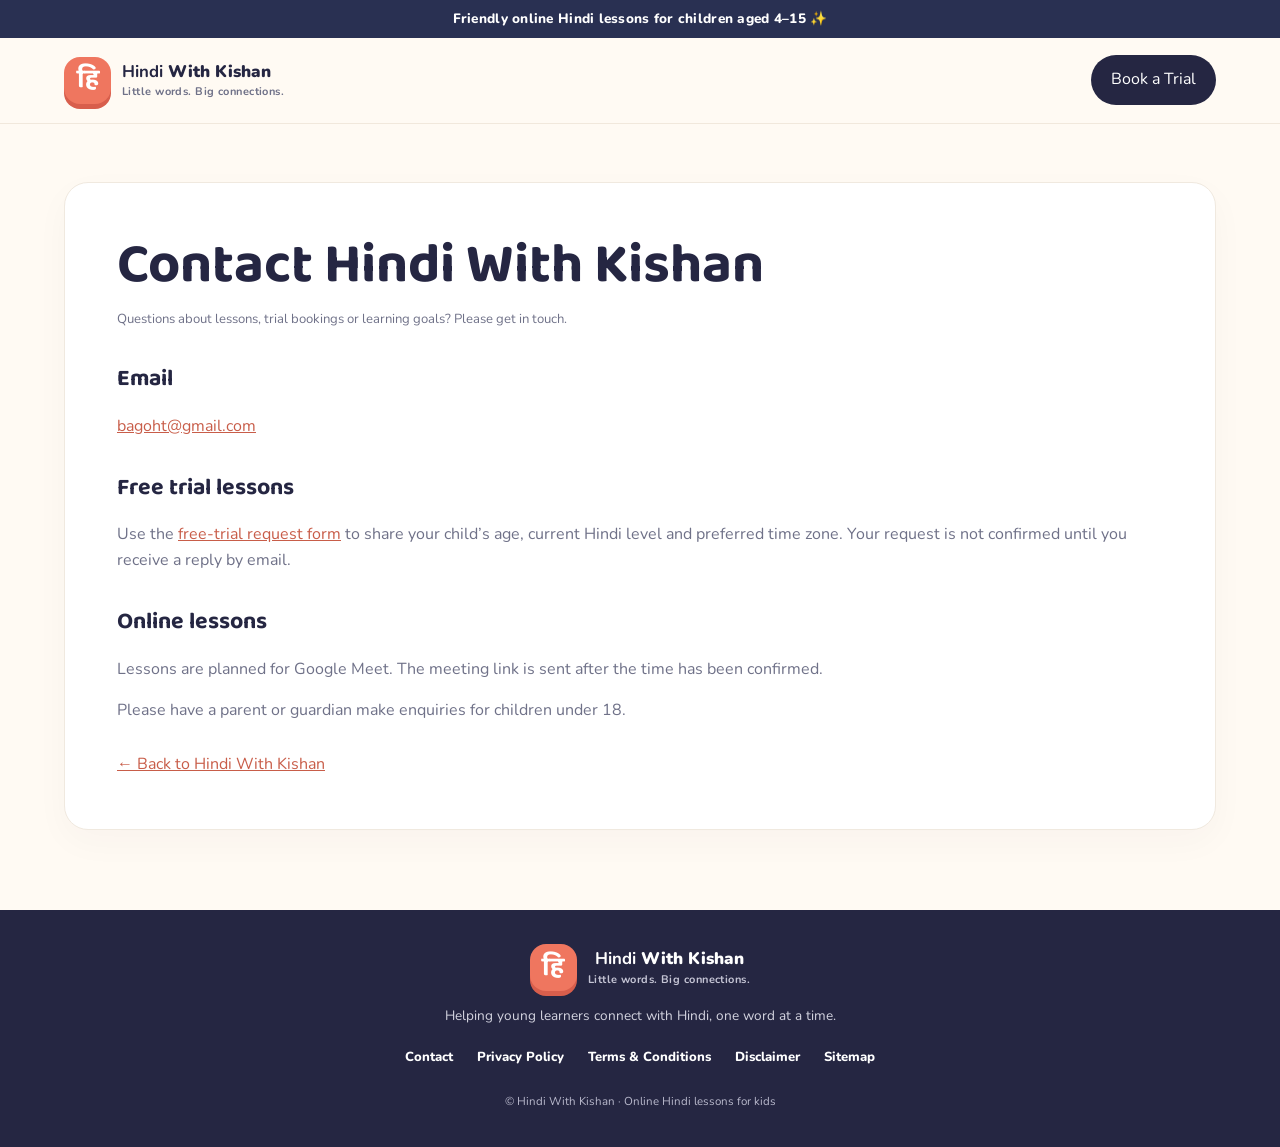
<file: contact.html>
<!DOCTYPE html><html lang="en"><head><meta charset="UTF-8"><meta name="viewport" content="width=device-width, initial-scale=1.0"><meta name="robots" content="index,follow"><link rel="stylesheet" href="style.css"><link rel="preconnect" href="https://fonts.googleapis.com"><link rel="preconnect" href="https://fonts.gstatic.com" crossorigin><link href="https://fonts.googleapis.com/css2?family=Baloo+2:wght@400;500;600;700;800&family=Nunito:wght@400;500;600;700;800;900&display=swap" rel="stylesheet"><title>Contact | Hindi With Kishan</title><meta name="description" content="Contact | Hindi With Kishan for Hindi With Kishan online Hindi lessons."></head><body><div class="top-strip">Friendly online Hindi lessons for children aged 4–15 ✨</div><header class="site-header"><a class="brand" href="index.html"><span class="brand-mark">हि</span><span>Hindi <b>With Kishan</b><small>Little words. Big connections.</small></span></a><a class="nav-cta" href="index.html#contact">Book a Trial</a></header><main class="policy-page"><div class="section-wrap"><article class="policy-card"><h1>Contact Hindi With Kishan</h1><p class="policy-updated">Questions about lessons, trial bookings or learning goals? Please get in touch.</p><h2>Email</h2><p><a href="mailto:bagoht@gmail.com">bagoht@gmail.com</a></p><h2>Free trial lessons</h2><p>Use the <a href="index.html#contact">free-trial request form</a> to share your child’s age, current Hindi level and preferred time zone. Your request is not confirmed until you receive a reply by email.</p><h2>Online lessons</h2><p>Lessons are planned for Google Meet. The meeting link is sent after the time has been confirmed.</p><p>Please have a parent or guardian make enquiries for children under 18.</p><div class="policy-home"><a href="index.html">← Back to Hindi With Kishan</a></div></article></div></main><footer class="site-footer"><a class="brand footer-brand" href="index.html"><span class="brand-mark">हि</span><span>Hindi <b>With Kishan</b><small>Little words. Big connections.</small></span></a><p>Helping young learners connect with Hindi, one word at a time.</p><div class="footer-links"><a href="contact.html">Contact</a><a href="privacy-policy.html">Privacy Policy</a><a href="terms.html">Terms &amp; Conditions</a><a href="disclaimer.html">Disclaimer</a><a href="sitemap.html">Sitemap</a></div><small>© Hindi With Kishan · Online Hindi lessons for kids</small></footer></body></html>
</file>
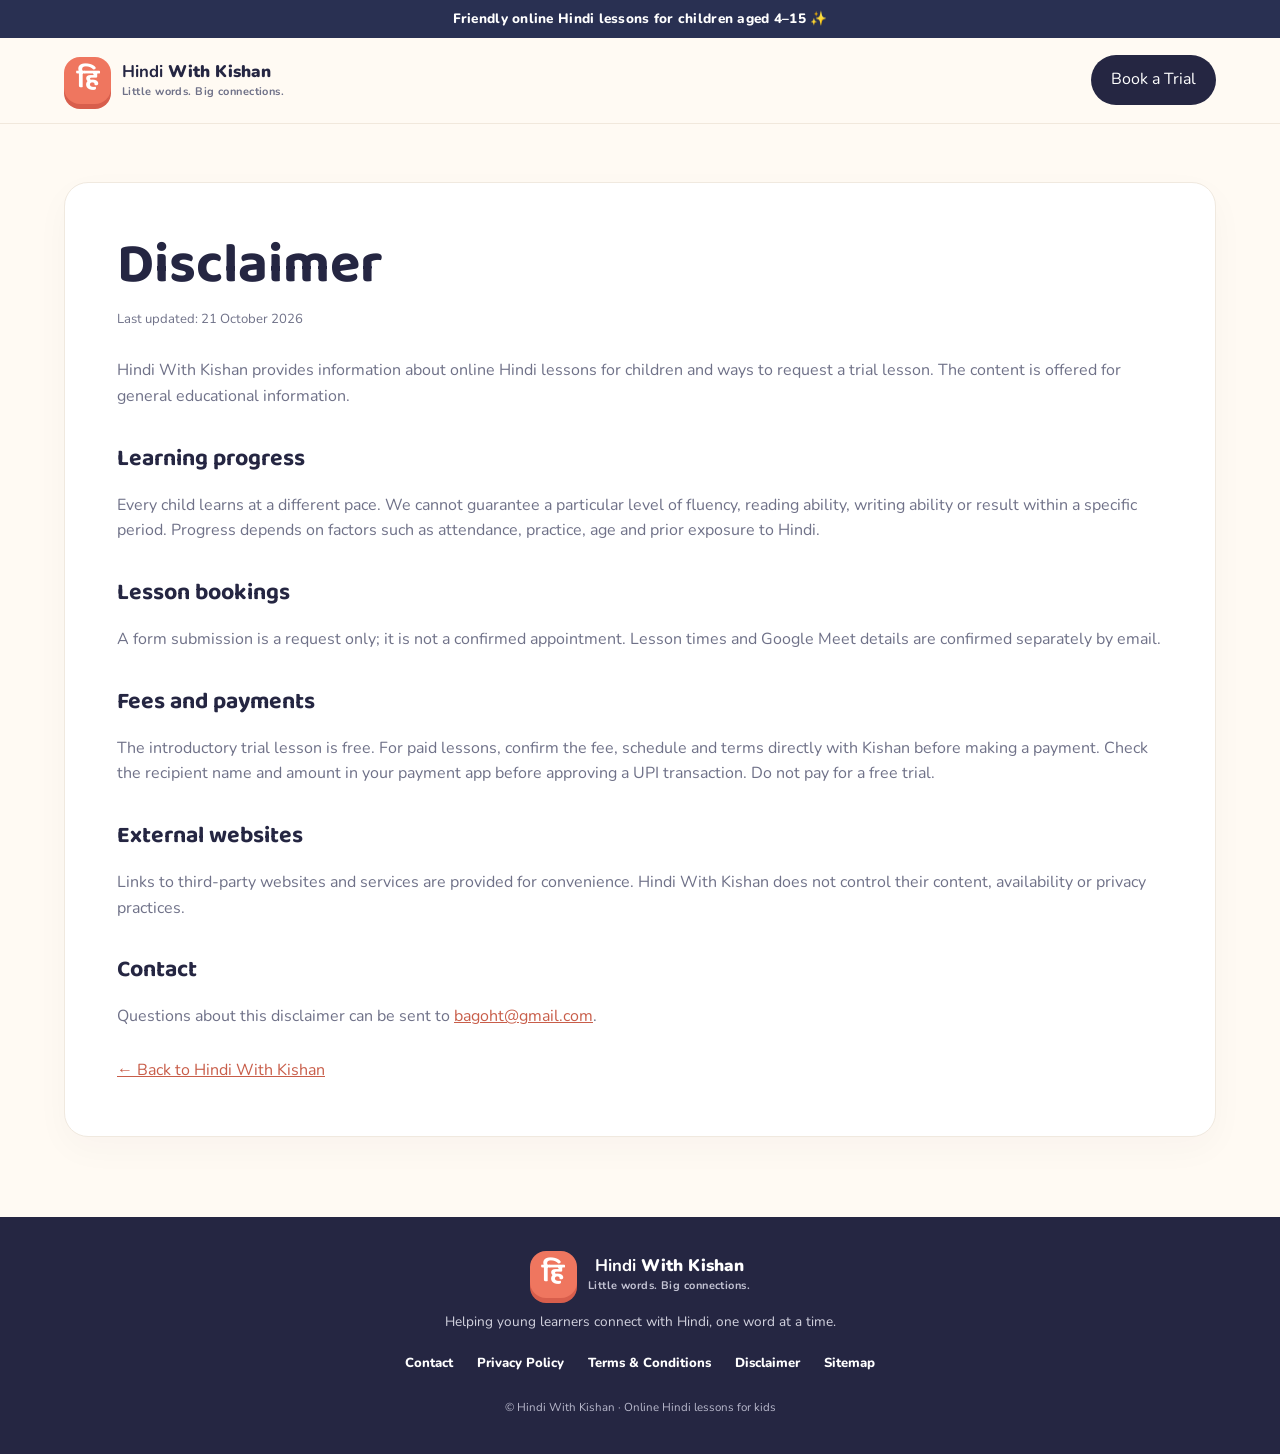
<file: disclaimer.html>
<!DOCTYPE html><html lang="en"><head><meta charset="UTF-8"><meta name="viewport" content="width=device-width, initial-scale=1.0"><meta name="robots" content="index,follow"><link rel="stylesheet" href="style.css"><link rel="preconnect" href="https://fonts.googleapis.com"><link rel="preconnect" href="https://fonts.gstatic.com" crossorigin><link href="https://fonts.googleapis.com/css2?family=Baloo+2:wght@400;500;600;700;800&family=Nunito:wght@400;500;600;700;800;900&display=swap" rel="stylesheet"><title>Disclaimer | Hindi With Kishan</title><meta name="description" content="Disclaimer | Hindi With Kishan for Hindi With Kishan online Hindi lessons."></head><body><div class="top-strip">Friendly online Hindi lessons for children aged 4–15 ✨</div><header class="site-header"><a class="brand" href="index.html"><span class="brand-mark">हि</span><span>Hindi <b>With Kishan</b><small>Little words. Big connections.</small></span></a><a class="nav-cta" href="index.html#contact">Book a Trial</a></header><main class="policy-page"><div class="section-wrap"><article class="policy-card"><h1>Disclaimer</h1><p class="policy-updated">Last updated: 21 October 2026</p><p>Hindi With Kishan provides information about online Hindi lessons for children and ways to request a trial lesson. The content is offered for general educational information.</p><h2>Learning progress</h2><p>Every child learns at a different pace. We cannot guarantee a particular level of fluency, reading ability, writing ability or result within a specific period. Progress depends on factors such as attendance, practice, age and prior exposure to Hindi.</p><h2>Lesson bookings</h2><p>A form submission is a request only; it is not a confirmed appointment. Lesson times and Google Meet details are confirmed separately by email.</p><h2>Fees and payments</h2><p>The introductory trial lesson is free. For paid lessons, confirm the fee, schedule and terms directly with Kishan before making a payment. Check the recipient name and amount in your payment app before approving a UPI transaction. Do not pay for a free trial.</p><h2>External websites</h2><p>Links to third-party websites and services are provided for convenience. Hindi With Kishan does not control their content, availability or privacy practices.</p><h2>Contact</h2><p>Questions about this disclaimer can be sent to <a href="mailto:bagoht@gmail.com">bagoht@gmail.com</a>.</p><div class="policy-home"><a href="index.html">← Back to Hindi With Kishan</a></div></article></div></main><footer class="site-footer"><a class="brand footer-brand" href="index.html"><span class="brand-mark">हि</span><span>Hindi <b>With Kishan</b><small>Little words. Big connections.</small></span></a><p>Helping young learners connect with Hindi, one word at a time.</p><div class="footer-links"><a href="contact.html">Contact</a><a href="privacy-policy.html">Privacy Policy</a><a href="terms.html">Terms &amp; Conditions</a><a href="disclaimer.html">Disclaimer</a><a href="sitemap.html">Sitemap</a></div><small>© Hindi With Kishan · Online Hindi lessons for kids</small></footer></body></html>
</file>
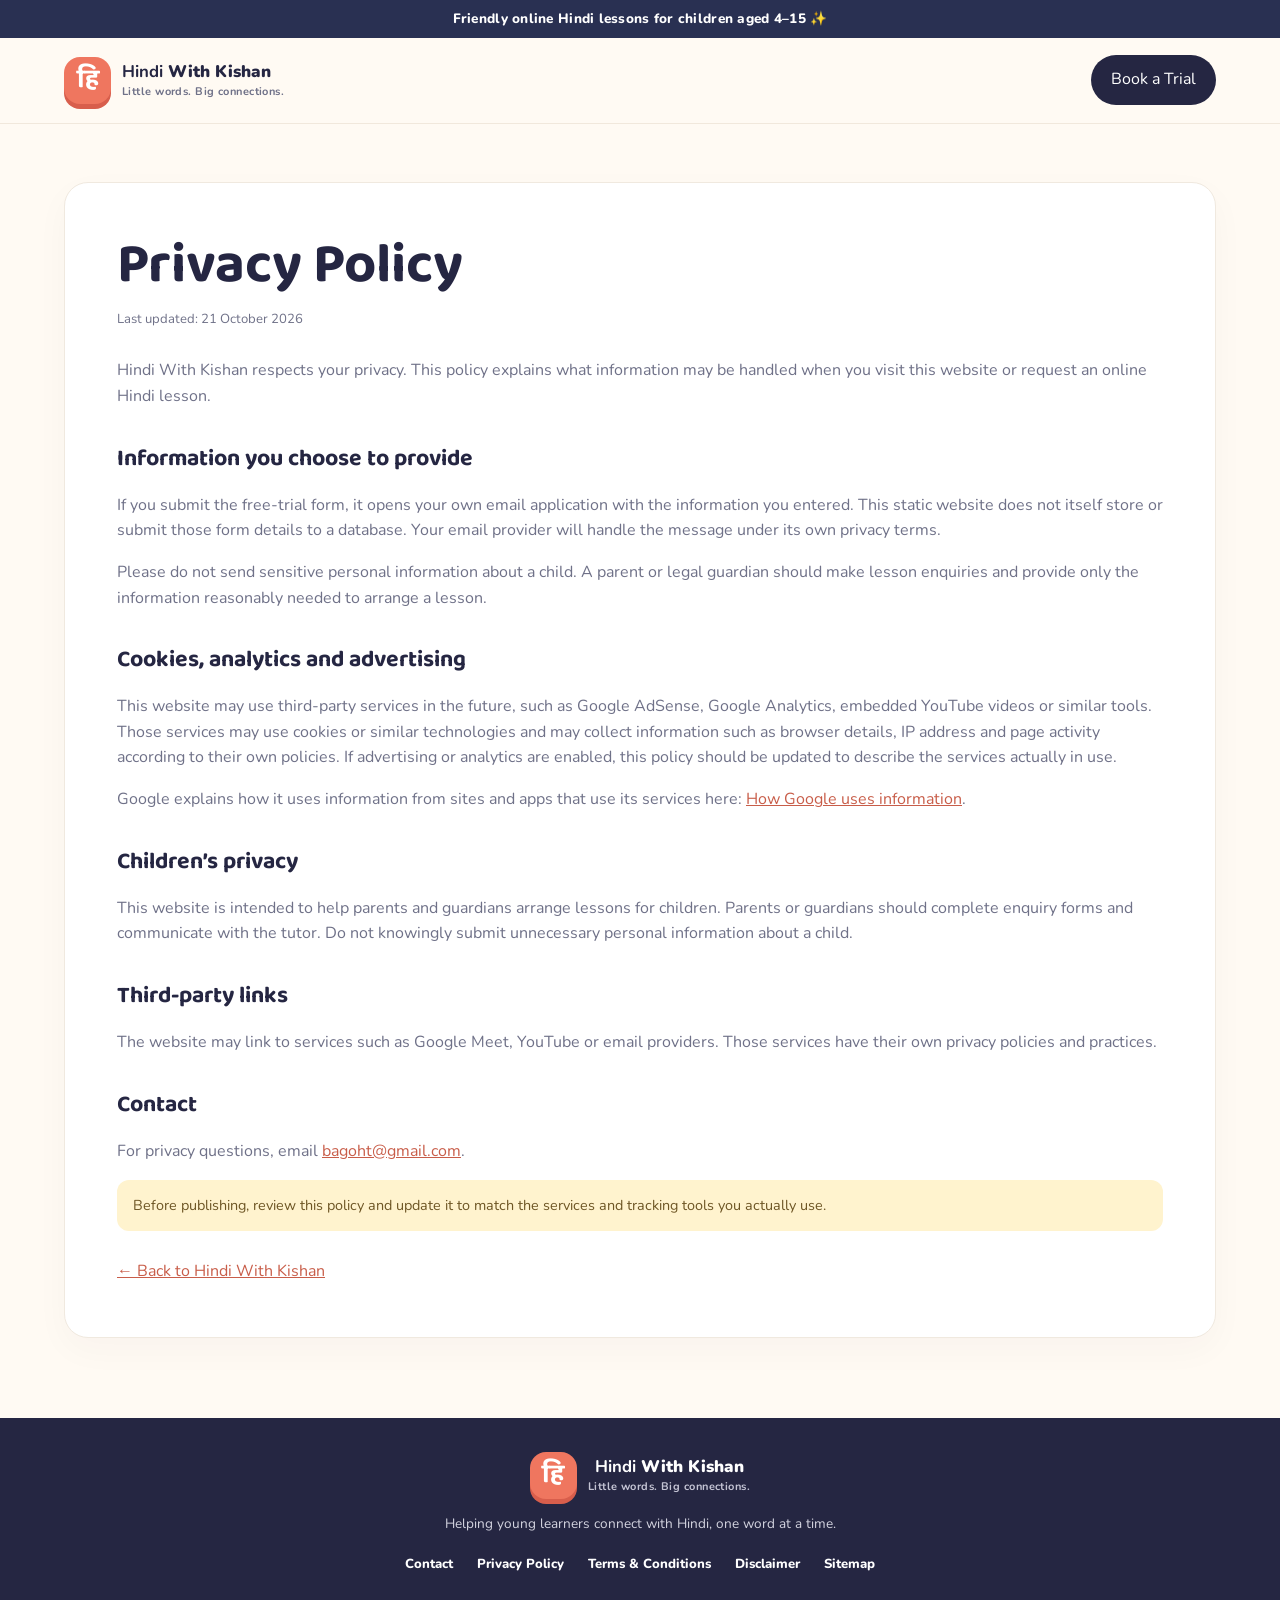
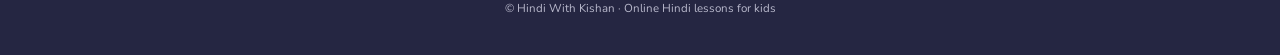
<file: privacy-policy.html>
<!DOCTYPE html><html lang="en"><head><meta charset="UTF-8"><meta name="viewport" content="width=device-width, initial-scale=1.0"><meta name="robots" content="index,follow"><link rel="stylesheet" href="style.css"><link rel="preconnect" href="https://fonts.googleapis.com"><link rel="preconnect" href="https://fonts.gstatic.com" crossorigin><link href="https://fonts.googleapis.com/css2?family=Baloo+2:wght@400;500;600;700;800&family=Nunito:wght@400;500;600;700;800;900&display=swap" rel="stylesheet"><title>Privacy Policy | Hindi With Kishan</title><meta name="description" content="Privacy Policy | Hindi With Kishan for Hindi With Kishan online Hindi lessons."></head><body><div class="top-strip">Friendly online Hindi lessons for children aged 4–15 ✨</div><header class="site-header"><a class="brand" href="index.html"><span class="brand-mark">हि</span><span>Hindi <b>With Kishan</b><small>Little words. Big connections.</small></span></a><a class="nav-cta" href="index.html#contact">Book a Trial</a></header><main class="policy-page"><div class="section-wrap"><article class="policy-card"><h1>Privacy Policy</h1><p class="policy-updated">Last updated: 21 October 2026</p><p>Hindi With Kishan respects your privacy. This policy explains what information may be handled when you visit this website or request an online Hindi lesson.</p><h2>Information you choose to provide</h2><p>If you submit the free-trial form, it opens your own email application with the information you entered. This static website does not itself store or submit those form details to a database. Your email provider will handle the message under its own privacy terms.</p><p>Please do not send sensitive personal information about a child. A parent or legal guardian should make lesson enquiries and provide only the information reasonably needed to arrange a lesson.</p><h2>Cookies, analytics and advertising</h2><p>This website may use third-party services in the future, such as Google AdSense, Google Analytics, embedded YouTube videos or similar tools. Those services may use cookies or similar technologies and may collect information such as browser details, IP address and page activity according to their own policies. If advertising or analytics are enabled, this policy should be updated to describe the services actually in use.</p><p>Google explains how it uses information from sites and apps that use its services here: <a href="https://policies.google.com/technologies/partner-sites" target="_blank" rel="noopener">How Google uses information</a>.</p><h2>Children’s privacy</h2><p>This website is intended to help parents and guardians arrange lessons for children. Parents or guardians should complete enquiry forms and communicate with the tutor. Do not knowingly submit unnecessary personal information about a child.</p><h2>Third-party links</h2><p>The website may link to services such as Google Meet, YouTube or email providers. Those services have their own privacy policies and practices.</p><h2>Contact</h2><p>For privacy questions, email <a href="mailto:bagoht@gmail.com">bagoht@gmail.com</a>.</p><div class="policy-note">Before publishing, review this policy and update it to match the services and tracking tools you actually use.</div><div class="policy-home"><a href="index.html">← Back to Hindi With Kishan</a></div></article></div></main><footer class="site-footer"><a class="brand footer-brand" href="index.html"><span class="brand-mark">हि</span><span>Hindi <b>With Kishan</b><small>Little words. Big connections.</small></span></a><p>Helping young learners connect with Hindi, one word at a time.</p><div class="footer-links"><a href="contact.html">Contact</a><a href="privacy-policy.html">Privacy Policy</a><a href="terms.html">Terms &amp; Conditions</a><a href="disclaimer.html">Disclaimer</a><a href="sitemap.html">Sitemap</a></div><small>© Hindi With Kishan · Online Hindi lessons for kids</small></footer></body></html>
</file>
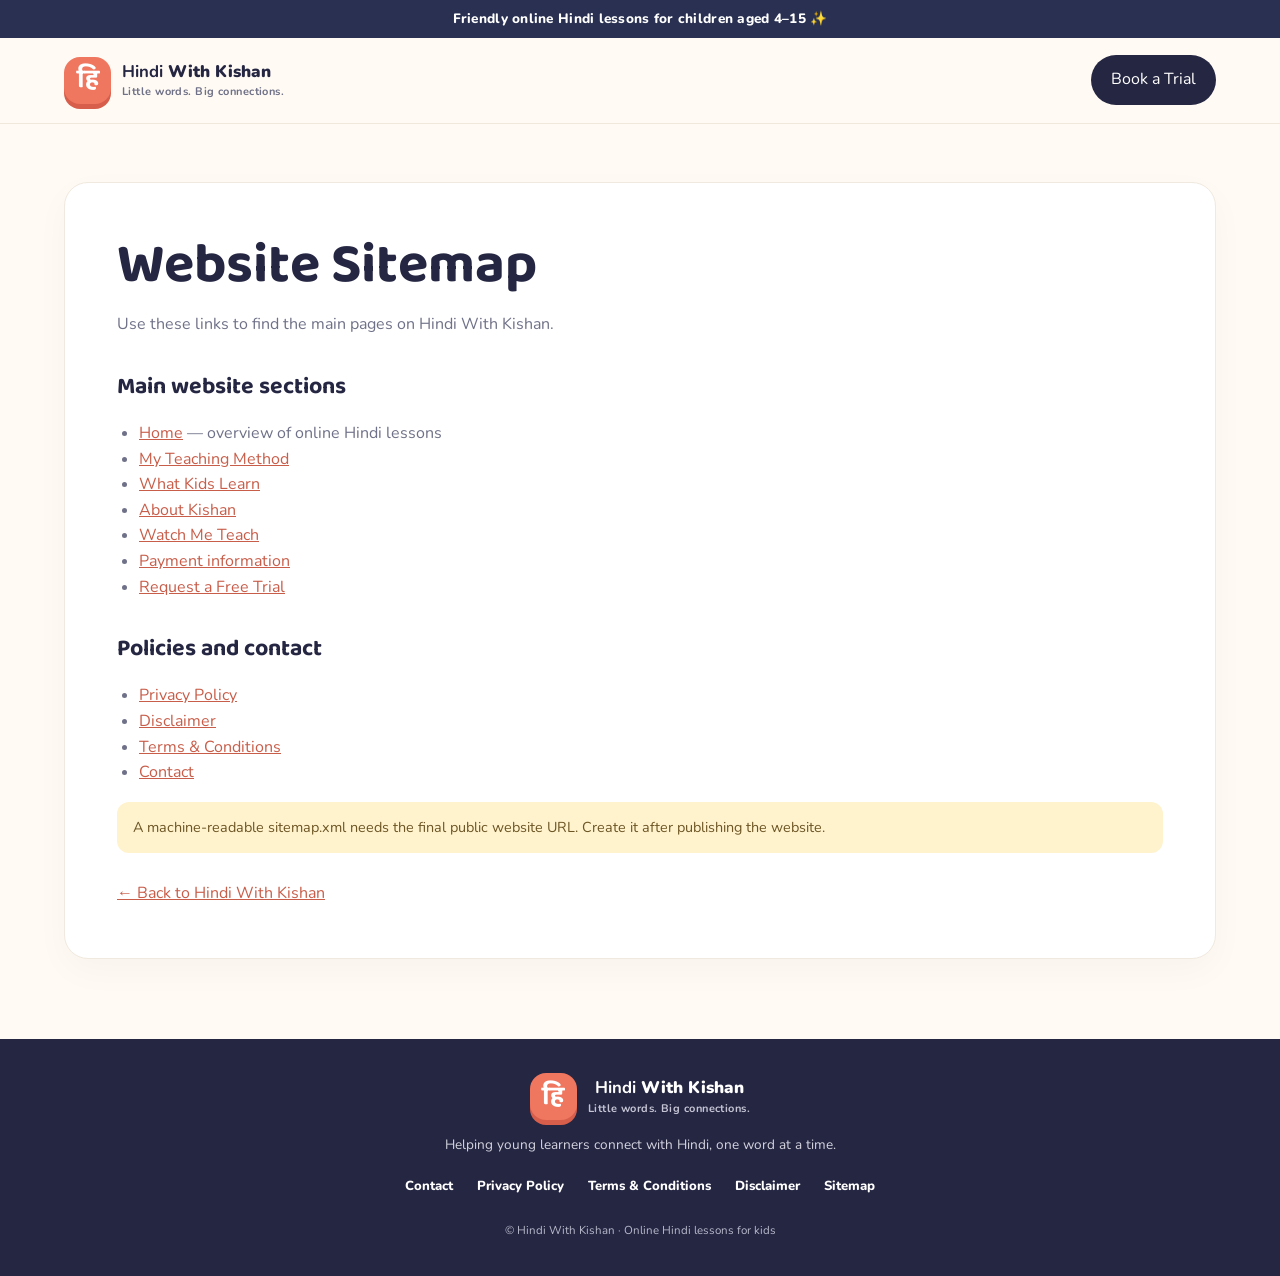
<file: sitemap.html>
<!DOCTYPE html><html lang="en"><head><meta charset="UTF-8"><meta name="viewport" content="width=device-width, initial-scale=1.0"><meta name="robots" content="index,follow"><link rel="stylesheet" href="style.css"><link rel="preconnect" href="https://fonts.googleapis.com"><link rel="preconnect" href="https://fonts.gstatic.com" crossorigin><link href="https://fonts.googleapis.com/css2?family=Baloo+2:wght@400;500;600;700;800&family=Nunito:wght@400;500;600;700;800;900&display=swap" rel="stylesheet"><title>Sitemap | Hindi With Kishan</title><meta name="description" content="Sitemap | Hindi With Kishan for Hindi With Kishan online Hindi lessons."></head><body><div class="top-strip">Friendly online Hindi lessons for children aged 4–15 ✨</div><header class="site-header"><a class="brand" href="index.html"><span class="brand-mark">हि</span><span>Hindi <b>With Kishan</b><small>Little words. Big connections.</small></span></a><a class="nav-cta" href="index.html#contact">Book a Trial</a></header><main class="policy-page"><div class="section-wrap"><article class="policy-card"><h1>Website Sitemap</h1><p>Use these links to find the main pages on Hindi With Kishan.</p><h2>Main website sections</h2><ul class="policy-list"><li><a href="index.html">Home</a> — overview of online Hindi lessons</li><li><a href="index.html#method">My Teaching Method</a></li><li><a href="index.html#lessons">What Kids Learn</a></li><li><a href="index.html#about">About Kishan</a></li><li><a href="index.html#teaching-video">Watch Me Teach</a></li><li><a href="index.html#payment">Payment information</a></li><li><a href="index.html#contact">Request a Free Trial</a></li></ul><h2>Policies and contact</h2><ul class="policy-list"><li><a href="privacy-policy.html">Privacy Policy</a></li><li><a href="disclaimer.html">Disclaimer</a></li><li><a href="terms.html">Terms &amp; Conditions</a></li><li><a href="contact.html">Contact</a></li></ul><div class="policy-note">A machine-readable sitemap.xml needs the final public website URL. Create it after publishing the website.</div><div class="policy-home"><a href="index.html">← Back to Hindi With Kishan</a></div></article></div></main><footer class="site-footer"><a class="brand footer-brand" href="index.html"><span class="brand-mark">हि</span><span>Hindi <b>With Kishan</b><small>Little words. Big connections.</small></span></a><p>Helping young learners connect with Hindi, one word at a time.</p><div class="footer-links"><a href="contact.html">Contact</a><a href="privacy-policy.html">Privacy Policy</a><a href="terms.html">Terms &amp; Conditions</a><a href="disclaimer.html">Disclaimer</a><a href="sitemap.html">Sitemap</a></div><small>© Hindi With Kishan · Online Hindi lessons for kids</small></footer></body></html>
</file>
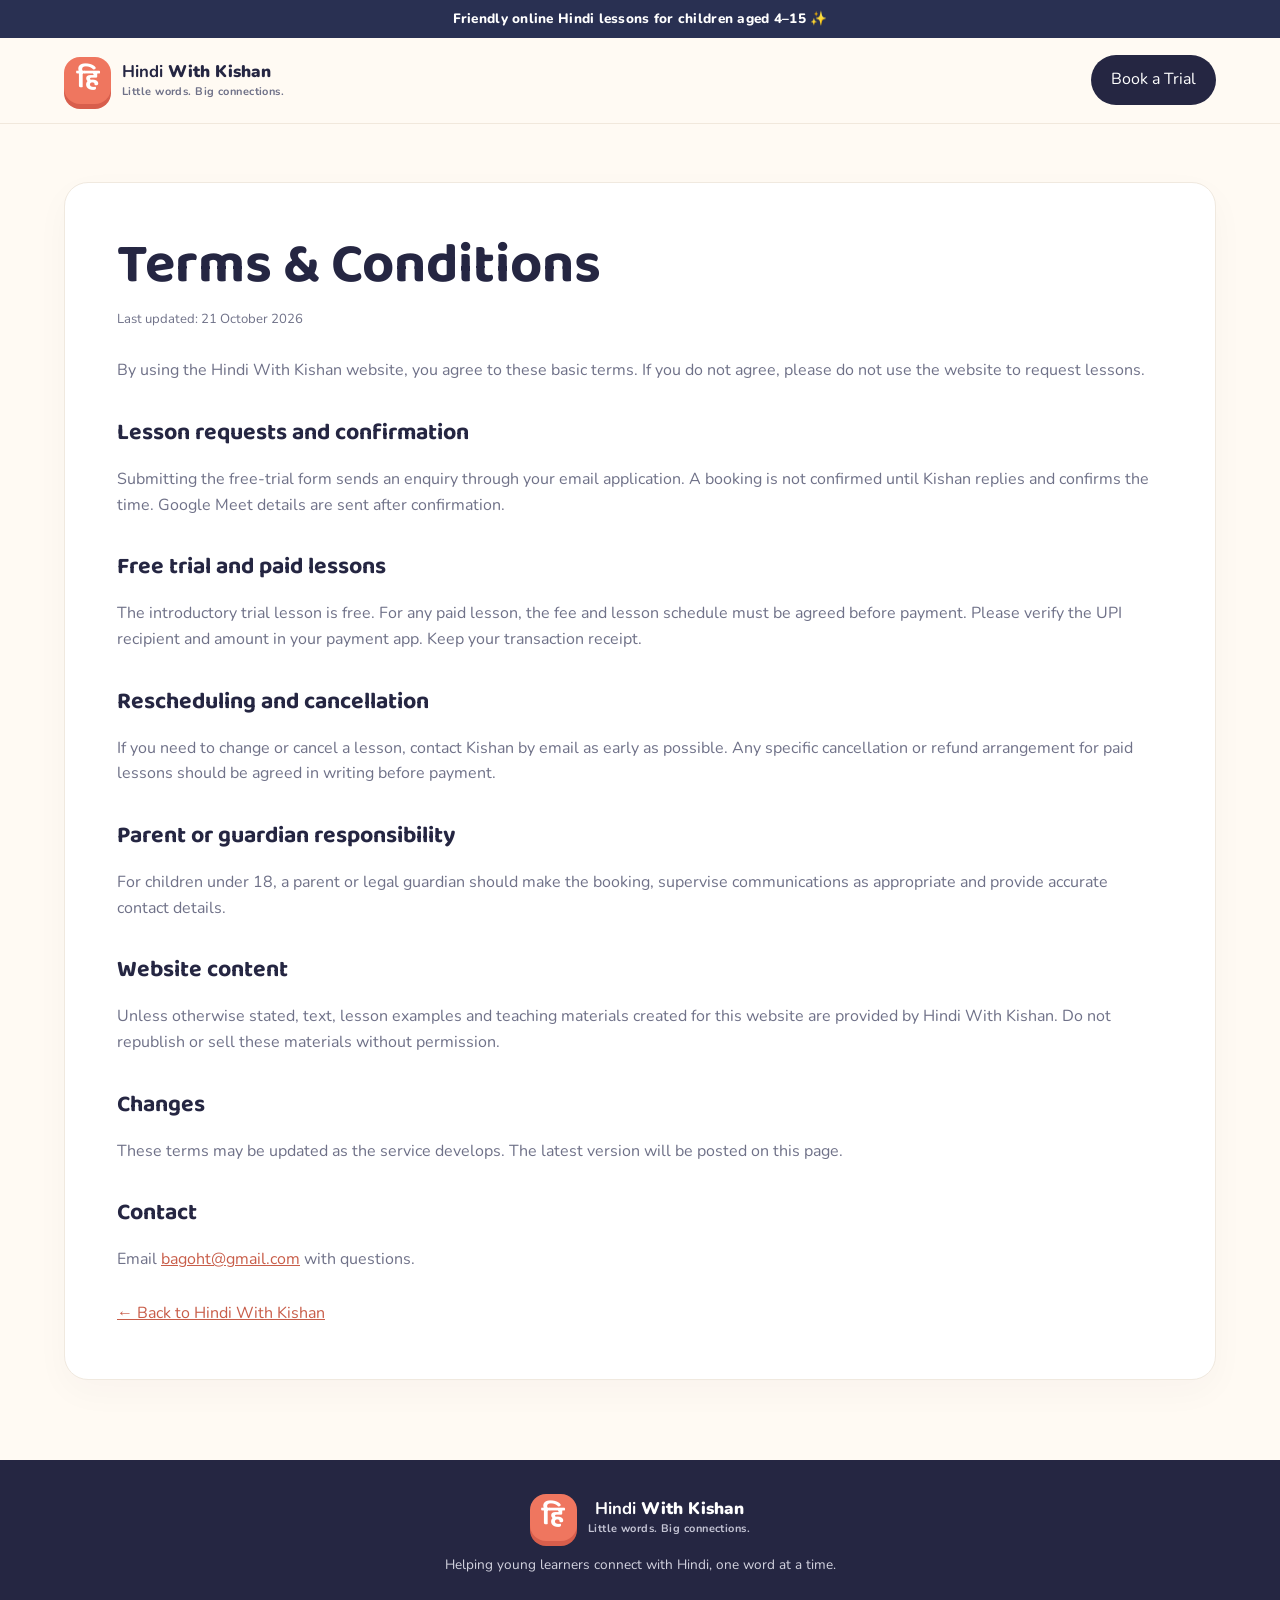
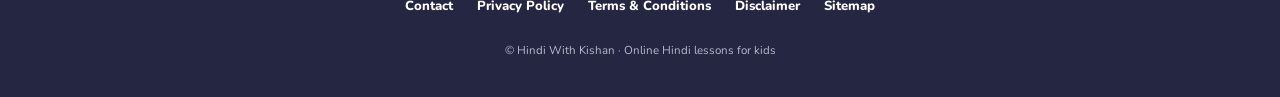
<file: terms.html>
<!DOCTYPE html><html lang="en"><head><meta charset="UTF-8"><meta name="viewport" content="width=device-width, initial-scale=1.0"><meta name="robots" content="index,follow"><link rel="stylesheet" href="style.css"><link rel="preconnect" href="https://fonts.googleapis.com"><link rel="preconnect" href="https://fonts.gstatic.com" crossorigin><link href="https://fonts.googleapis.com/css2?family=Baloo+2:wght@400;500;600;700;800&family=Nunito:wght@400;500;600;700;800;900&display=swap" rel="stylesheet"><title>Terms & Conditions | Hindi With Kishan</title><meta name="description" content="Terms & Conditions | Hindi With Kishan for Hindi With Kishan online Hindi lessons."></head><body><div class="top-strip">Friendly online Hindi lessons for children aged 4–15 ✨</div><header class="site-header"><a class="brand" href="index.html"><span class="brand-mark">हि</span><span>Hindi <b>With Kishan</b><small>Little words. Big connections.</small></span></a><a class="nav-cta" href="index.html#contact">Book a Trial</a></header><main class="policy-page"><div class="section-wrap"><article class="policy-card"><h1>Terms &amp; Conditions</h1><p class="policy-updated">Last updated: 21 October 2026</p><p>By using the Hindi With Kishan website, you agree to these basic terms. If you do not agree, please do not use the website to request lessons.</p><h2>Lesson requests and confirmation</h2><p>Submitting the free-trial form sends an enquiry through your email application. A booking is not confirmed until Kishan replies and confirms the time. Google Meet details are sent after confirmation.</p><h2>Free trial and paid lessons</h2><p>The introductory trial lesson is free. For any paid lesson, the fee and lesson schedule must be agreed before payment. Please verify the UPI recipient and amount in your payment app. Keep your transaction receipt.</p><h2>Rescheduling and cancellation</h2><p>If you need to change or cancel a lesson, contact Kishan by email as early as possible. Any specific cancellation or refund arrangement for paid lessons should be agreed in writing before payment.</p><h2>Parent or guardian responsibility</h2><p>For children under 18, a parent or legal guardian should make the booking, supervise communications as appropriate and provide accurate contact details.</p><h2>Website content</h2><p>Unless otherwise stated, text, lesson examples and teaching materials created for this website are provided by Hindi With Kishan. Do not republish or sell these materials without permission.</p><h2>Changes</h2><p>These terms may be updated as the service develops. The latest version will be posted on this page.</p><h2>Contact</h2><p>Email <a href="mailto:bagoht@gmail.com">bagoht@gmail.com</a> with questions.</p><div class="policy-home"><a href="index.html">← Back to Hindi With Kishan</a></div></article></div></main><footer class="site-footer"><a class="brand footer-brand" href="index.html"><span class="brand-mark">हि</span><span>Hindi <b>With Kishan</b><small>Little words. Big connections.</small></span></a><p>Helping young learners connect with Hindi, one word at a time.</p><div class="footer-links"><a href="contact.html">Contact</a><a href="privacy-policy.html">Privacy Policy</a><a href="terms.html">Terms &amp; Conditions</a><a href="disclaimer.html">Disclaimer</a><a href="sitemap.html">Sitemap</a></div><small>© Hindi With Kishan · Online Hindi lessons for kids</small></footer></body></html>
</file>
<file: style.css>
*{box-sizing:border-box} :root{--ink:#252642;--muted:#6f7188;--coral:#ef765f;--orange:#f28b65;--yellow:#ffd66b;--mint:#bfe8d9;--cream:#fffaf3;--lilac:#e5ddfb;--line:#f0e9df;--white:#fff} html{scroll-behavior:smooth;scroll-padding-top:90px} body{margin:0;background:var(--cream);color:var(--ink);font-family:'Nunito',sans-serif;line-height:1.6} a{color:inherit;text-decoration:none}.top-strip{text-align:center;background:#293052;color:#fff;padding:8px 16px;font-size:.85rem;font-weight:800;letter-spacing:.02em}.site-header{height:86px;display:flex;align-items:center;justify-content:space-between;padding:0 max(5vw,24px);background:rgba(255,250,243,.95);border-bottom:1px solid #f1e8dc;position:sticky;top:0;z-index:10;backdrop-filter:blur(12px)}.brand{display:flex;align-items:center;gap:11px;font-size:1.05rem;font-weight:700;line-height:1.15}.brand b{font-weight:900}.brand small{display:block;color:var(--muted);font-size:.69rem;font-weight:700;letter-spacing:.04em;margin-top:5px}.brand-mark{display:grid;place-items:center;width:47px;height:47px;border-radius:16px;background:var(--coral);color:#fff;font-family:'Baloo 2',sans-serif;font-size:1.65rem;box-shadow:0 5px 0 #d85e4c}nav{display:flex;align-items:center;gap:28px;font-size:.9rem;font-weight:800}nav a:not(.nav-cta):hover,.text-link:hover{color:var(--coral)}.nav-cta{background:var(--ink);color:#fff;padding:12px 20px;border-radius:999px}.menu-toggle{display:none;border:0;background:transparent;font-size:1.6rem;color:var(--ink)}.section-wrap{width:min(1160px,90%);margin:0 auto}.hero{min-height:575px;display:grid;grid-template-columns:1.02fr .98fr;align-items:center;gap:42px;padding-top:45px;padding-bottom:55px}.eyebrow{color:#dc6c54;font-size:.76rem;font-weight:1000;letter-spacing:.14em;margin-bottom:14px}.sparkle{font-size:1rem;margin-right:6px}.hero h1,.section-heading h2,.sample-layout h2,.about-copy h2,.contact-copy h2{font-family:'Baloo 2',sans-serif;font-weight:800;letter-spacing:-.035em;line-height:1.08;margin:0}.hero h1{font-size:clamp(3rem,5.4vw,5rem);max-width:620px}.hero h1 span,.section-heading h2 span,.sample-layout h2 span,.about-copy h2 span{color:var(--coral)}.hero-lead{font-size:1.12rem;color:var(--muted);max-width:520px;margin:22px 0 27px}.hero-actions{display:flex;align-items:center;gap:24px;flex-wrap:wrap}.button{display:inline-flex;align-items:center;justify-content:center;gap:15px;border:0;border-radius:14px;padding:15px 21px;font-family:inherit;font-weight:1000;font-size:.95rem;cursor:pointer;transition:transform .18s,box-shadow .18s}.button:hover{transform:translateY(-2px);box-shadow:0 8px 18px #25264220}.button-primary{background:var(--coral);color:white;box-shadow:0 5px 0 #d85e4c}.button-dark{background:var(--ink);color:#fff}.text-link{font-weight:900}.trust-line{display:flex;align-items:center;gap:12px;color:var(--muted);font-size:.8rem;font-weight:800;margin-top:28px}.avatars{font-size:1.25rem;letter-spacing:-.2em}.hero-art{min-height:420px;position:relative;display:grid;place-items:center;background:#f8e9d8;border-radius:48% 52% 45% 55% / 49% 43% 57% 51%;overflow:hidden}.hero-art:before,.hero-art:after{content:"";position:absolute;border:2px dashed #edb28f;border-radius:50%;width:340px;height:340px}.hero-art:after{width:410px;height:410px;border-color:#f3c7a8}.sun{position:absolute;right:11%;top:9%;height:76px;width:76px;border-radius:50%;background:var(--yellow)}.book-card{position:relative;z-index:1;width:min(320px,78%);padding:22px 25px 20px;background:#fff;border-radius:23px;box-shadow:0 18px 0 #e9c7a8,0 28px 35px #9e69421c;transform:rotate(-3deg);text-align:center;border:2px solid #fff}.book-top,.phrase-top{display:flex;justify-content:space-between;font-size:.62rem;font-weight:1000;letter-spacing:.12em;color:#9291a2}.big-hindi{font-family:'Baloo 2',sans-serif;color:#e76f57;font-size:4.1rem;font-weight:800;line-height:1.15;margin-top:12px}.pronunciation{color:#73758c;font-size:1.03rem;font-weight:900;letter-spacing:.09em}.meaning{display:inline-block;margin-top:10px;background:#fff0cf;color:#72532b;padding:5px 18px;border-radius:30px;font-weight:900}.book-doodles{display:flex;justify-content:space-around;font-size:1.8rem;margin-top:19px}.floating-note{position:absolute;z-index:2;background:white;padding:10px 16px;border-radius:14px;box-shadow:0 8px 20px #7c4e311c;font-weight:1000}.note-one{top:16%;left:6%;color:#277a6b;transform:rotate(-8deg)}.note-two{bottom:14%;right:3%;font-size:.78rem;color:#8d5b34;transform:rotate(5deg)}.art-caption{position:absolute;bottom:5%;left:10%;font-size:.75rem;font-weight:900;color:#916f57}.quick-points{background:#fff;display:flex;justify-content:center;gap:clamp(25px,7vw,95px);padding:24px 5%;border-top:1px solid var(--line);border-bottom:1px solid var(--line)}.quick-points>div{display:flex;align-items:center;gap:12px}.point-icon{width:43px;height:43px;display:grid;place-items:center;border-radius:14px;font-size:1.5rem}.coral{background:#ffded5;color:#d85e4c}.yellow{background:#fff0c8;color:#ae7d20}.mint{background:#d7f2e7;color:#277a6b}.quick-points p{margin:0;line-height:1.35}.quick-points b,.quick-points small{display:block}.quick-points b{font-size:.91rem}.quick-points small{color:var(--muted);font-size:.75rem;margin-top:3px}.method-section,.lessons-section{padding-top:100px;padding-bottom:100px}.section-heading{text-align:center;max-width:710px;margin:0 auto 43px}.section-heading h2,.sample-layout h2,.about-copy h2{font-size:clamp(2.3rem,4vw,3.45rem)}.section-heading>p,.sample-layout>div>p{color:var(--muted);font-size:1rem;margin:17px auto 0;max-width:620px}.method-grid{display:grid;grid-template-columns:repeat(4,1fr);gap:17px}.method-card{padding:24px 21px;border-radius:22px;min-height:330px;border:1px solid #ffffff}.card-peach{background:#ffebe3}.card-yellow{background:#fff3ce}.card-mint{background:#e1f5ec}.card-lilac{background:#eee9ff}.card-emoji{font-size:2rem;margin-bottom:15px}.step-label{font-size:.67rem;letter-spacing:.13em;font-weight:1000;color:#77778a}.method-card h3,.lesson-card h3{font-family:'Baloo 2',sans-serif;font-size:1.42rem;line-height:1.15;margin:8px 0}.method-card p,.lesson-card p{color:#66677e;font-size:.88rem;margin:0 0 18px}.mini-example{margin-top:auto;background:#ffffffbd;border-radius:13px;padding:10px 12px}.mini-example span,.mini-example small{display:block}.mini-example span{font-family:'Baloo 2',sans-serif;font-size:1.25rem;font-weight:800}.mini-example small{font-size:.73rem;color:var(--muted);font-weight:800}.sample-section{background:#293052;color:#fff;padding:78px 0}.sample-layout{display:grid;grid-template-columns:1fr 1fr;align-items:center;gap:70px}.sample-layout .eyebrow{color:#ffd66b}.sample-layout h2{max-width:480px}.sample-layout h2 span{color:#ffd66b}.sample-layout>div>p{margin-left:0;color:#d6d7e4}.sample-note{font-size:.87rem!important;border-left:3px solid var(--coral);padding-left:14px;margin-top:23px!important}.phrase-card{background:#fffaf3;color:var(--ink);padding:30px;border-radius:25px;box-shadow:10px 10px 0 #f28b65;transform:rotate(2deg);text-align:center}.phrase-hindi{font-family:'Baloo 2',sans-serif;font-size:clamp(2rem,4vw,3.1rem);font-weight:800;color:#d96551;margin-top:18px}.phrase-roman{font-weight:900;letter-spacing:.08em;color:#78798e}.phrase-meaning{display:inline-block;background:#dff3e9;color:#236b5b;font-weight:1000;border-radius:99px;padding:7px 20px;margin:15px 0}.phrase-bottom{border-top:1px dashed #ddd4c7;padding-top:14px;color:#77778a;font-size:.83rem;font-weight:800}.lesson-grid{display:grid;grid-template-columns:repeat(3,1fr);gap:20px}.lesson-card{background:#fff;border:1px solid var(--line);border-radius:23px;padding:28px;box-shadow:0 10px 28px #31284d06}.lesson-icon{font-size:2.25rem;background:#fff1d4;width:65px;height:65px;display:grid;place-items:center;border-radius:20px}.lesson-card h3{font-size:1.6rem;margin-top:18px}.age-tag{display:inline-block;border-radius:99px;background:#e1f5ec;color:#277a6b;font-weight:1000;font-size:.75rem;padding:7px 12px}.about-section{background:#f7eadd;padding:85px 0}.about-layout{display:grid;grid-template-columns:.8fr 1.2fr;gap:85px;align-items:center}.about-visual{min-height:340px;position:relative;display:grid;place-items:center}.about-circle{width:260px;height:260px;border-radius:50%;background:#f4b19b;display:flex;flex-direction:column;justify-content:center;align-items:center;box-shadow:0 13px 0 #e6a087;transform:rotate(-5deg);border:9px solid #ffcfbd}.about-circle span{font-family:'Baloo 2',sans-serif;font-weight:800;font-size:2.7rem;color:#fff}.about-circle small{font-weight:900;color:#7d4439}.about-circle div{font-size:3.4rem}.about-star{position:absolute;color:#e16c55;font-size:3rem}.star-a{top:10%;right:13%}.star-b{bottom:10%;left:12%;color:#d6a32b}.about-copy h2{margin-bottom:22px}.about-copy p{color:#68677b}.honesty-note{background:#fff7ed;border-left:4px solid var(--coral);padding:13px 16px;border-radius:0 12px 12px 0;font-weight:800;font-size:.91rem}.about-copy .button{margin-top:12px}.contact-section{padding-top:95px;padding-bottom:95px}.contact-panel{display:grid;grid-template-columns:1fr .82fr;gap:55px;background:#fff;border:1px solid var(--line);padding:clamp(25px,5vw,58px);border-radius:30px;box-shadow:0 18px 50px #31284d08}.contact-copy h2{font-size:clamp(2.1rem,3.5vw,3.1rem)}.contact-copy>p{color:var(--muted);max-width:470px}.contact-perks{display:grid;gap:9px;margin-top:25px;color:#277a6b;font-size:.88rem;font-weight:900}.trial-form{display:grid;gap:8px}.trial-form label{font-size:.79rem;font-weight:1000;margin-top:5px}.trial-form input,.trial-form select{width:100%;padding:13px 14px;border:1px solid #e8e1d8;background:#fffdfa;border-radius:11px;font:inherit;font-size:.9rem;color:var(--ink);outline:none}.trial-form input:focus,.trial-form select:focus{border-color:var(--coral);box-shadow:0 0 0 3px #ef765f20}.submit-button{width:100%;margin-top:9px}.form-help,.form-message{font-size:.72rem;color:#77778a;margin:4px 0 0}.form-message{font-weight:900;color:#277a6b}.site-footer{padding:34px 5%;background:#252642;color:#fff;text-align:center}.footer-brand{justify-content:center}.footer-brand small{color:#c4c4d4}.site-footer>p{color:#d4d4e0;font-size:.85rem}.footer-links{display:flex;justify-content:center;gap:24px;margin:20px 0;font-size:.82rem;font-weight:800}.site-footer>small{color:#b9b9cc;font-size:.72rem}.menu-toggle:focus-visible,a:focus-visible,button:focus-visible{outline:3px solid #ef765f;outline-offset:3px}
@media(max-width:900px){nav{gap:15px;font-size:.8rem}.hero{gap:20px}.method-grid{grid-template-columns:repeat(2,1fr)}.about-layout{gap:35px}.contact-panel{gap:30px}.quick-points{gap:25px}.quick-points small{max-width:160px}}
@media(max-width:680px){.site-header{height:74px;padding:0 5%}.menu-toggle{display:block}nav{display:none;position:absolute;left:0;right:0;top:74px;padding:18px 5% 23px;background:var(--cream);border-bottom:1px solid var(--line);flex-direction:column;align-items:stretch;gap:18px}nav.open{display:flex}nav a{font-size:.95rem}.nav-cta{text-align:center}.brand{font-size:.92rem}.brand-mark{width:42px;height:42px}.hero{grid-template-columns:1fr;padding-top:55px;gap:34px}.hero h1{font-size:3.25rem}.hero-art{min-height:350px}.quick-points{display:grid;grid-template-columns:1fr;gap:18px;padding:25px 8%}.method-section,.lessons-section{padding-top:70px;padding-bottom:70px}.section-heading{margin-bottom:30px}.method-grid,.lesson-grid{grid-template-columns:1fr}.method-card{min-height:auto}.sample-section{padding:65px 0}.sample-layout{grid-template-columns:1fr;gap:35px}.phrase-card{max-width:470px;width:100%;margin:0 auto}.about-section{padding:65px 0}.about-layout{grid-template-columns:1fr;gap:20px}.about-visual{min-height:280px}.about-circle{width:220px;height:220px}.about-circle span{font-size:2.3rem}.contact-section{padding-top:65px;padding-bottom:65px}.contact-panel{grid-template-columns:1fr;padding:26px 21px;gap:30px}.footer-links{gap:15px;flex-wrap:wrap}.trust-line{align-items:flex-start}.hero-actions{gap:17px}}

/* Tutor portrait: rectangular, not circular */
.tutor-photo{display:block;width:min(100%,390px);aspect-ratio:4/5;object-fit:cover;object-position:center 24%;border-radius:24px;border:8px solid #fffaf3;box-shadow:0 14px 0 #e6a087,0 24px 38px #6b46301c;position:relative;z-index:1}
.about-visual{isolation:isolate}
@media(max-width:680px){.tutor-photo{width:min(88%,340px);margin:0 auto}}


/* Teaching video section */
.teaching-video-section{background:#fffaf3;padding:90px 0;border-top:1px solid var(--line);border-bottom:1px solid var(--line)}
.teaching-video-layout{display:grid;grid-template-columns:1.08fr .92fr;gap:48px;align-items:center;max-width:1080px;margin:0 auto}
.teaching-video-frame{background:#252642;border-radius:25px;padding:12px;box-shadow:0 18px 38px #2526421c;overflow:hidden}
.teaching-video-frame video{display:block;width:100%;aspect-ratio:16/9;object-fit:contain;background:#171827;border-radius:16px}
.video-caption{display:flex;align-items:center;gap:12px;color:#fff;padding:15px 8px 5px}
.video-play-icon{display:grid;place-items:center;flex:0 0 38px;height:38px;border-radius:13px;background:var(--coral);font-size:.9rem}
.video-caption b,.video-caption small{display:block}.video-caption b{font-size:.92rem}.video-caption small{color:#c9c9d8;font-size:.75rem;margin-top:3px}
.video-details h3{font-family:'Baloo 2',sans-serif;font-size:clamp(1.8rem,3vw,2.5rem);line-height:1.15;margin:10px 0 14px}
.video-details>p{color:var(--muted);font-size:.96rem}
.video-details ul{list-style:none;padding:0;margin:22px 0;display:grid;gap:12px}
.video-details li{display:flex;align-items:flex-start;gap:10px;font-size:.88rem;font-weight:800;color:var(--ink)}
.video-details li span{display:grid;place-items:center;flex:0 0 23px;height:23px;border-radius:50%;background:#dff3e9;color:#277a6b;font-size:.8rem}
.video-details .button{margin-top:4px}
.video-help-note{text-align:center;color:var(--muted);font-size:.78rem;margin:28px auto 0;max-width:760px}
.video-help-note strong{color:var(--ink)}
@media(max-width:800px){.teaching-video-section{padding:70px 0}.teaching-video-layout{grid-template-columns:1fr;gap:30px;max-width:650px}.video-details{padding:0 4px}}

/* Free-trial booking form additions */
.trial-form textarea{width:100%;padding:13px 14px;border:1px solid #e8e1d8;background:#fffdfa;border-radius:11px;font:inherit;font-size:.9rem;color:var(--ink);resize:vertical;outline:none}.trial-form textarea:focus{border-color:var(--coral);box-shadow:0 0 0 3px #ef765f20}.booking-note{display:grid;gap:4px;background:#e1f5ec;border-radius:12px;padding:13px 14px;margin-top:8px;color:#245f53}.booking-note strong{font-size:.88rem}.booking-note span{font-size:.78rem;line-height:1.45}


/* Payment section: UPI QR and direct UPI payment option */
.payment-section{padding:90px 0;background:#f7f4ff;border-top:1px solid var(--line);border-bottom:1px solid var(--line)}
.payment-panel{display:grid;grid-template-columns:1fr .85fr;gap:45px;align-items:center;max-width:1000px;margin:0 auto;padding:clamp(24px,4vw,45px);background:#fff;border:1px solid var(--line);border-radius:28px;box-shadow:0 18px 45px #31284d08}
.payment-icon{width:54px;height:54px;display:grid;place-items:center;border-radius:18px;background:#dff3e9;color:#277a6b;font-size:1.7rem;font-weight:1000}
.payment-copy h3{font-family:'Baloo 2',sans-serif;font-size:2rem;margin:13px 0 8px}.payment-copy>p{color:var(--muted);font-size:.93rem}
.upi-id-row{display:flex;align-items:center;justify-content:space-between;gap:12px;padding:14px;background:#fffaf3;border:1px solid var(--line);border-radius:14px;margin:20px 0}.upi-id-row small,.upi-id-row strong{display:block}.upi-id-row small{font-size:.7rem;color:var(--muted);font-weight:900}.upi-id-row strong{font-size:1rem;letter-spacing:.02em}.copy-upi-button{padding:10px 13px;font-size:.8rem;white-space:nowrap}.upi-pay-button{margin:0 0 8px}.payment-warning{background:#fff3ce;color:#6d5524;padding:14px 16px;border-radius:13px;font-size:.8rem;line-height:1.5;margin-top:18px}.payment-qr-wrap{display:flex;flex-direction:column;align-items:center;gap:10px;text-align:center;background:#fffaf3;border:1px solid var(--line);border-radius:22px;padding:22px}.payment-qr{display:block;width:min(100%,340px);height:auto;border-radius:12px}.payment-qr-wrap strong{font-size:.95rem}.payment-qr-wrap span{font-size:.82rem;color:var(--muted)}
@media(max-width:800px){.payment-section{padding:70px 0}.payment-panel{grid-template-columns:1fr;gap:25px}.payment-qr{width:min(100%,300px)}}


/* Legal and information pages */
.policy-page{min-height:70vh;padding:58px 0 80px}.policy-card{background:#fff;border:1px solid var(--line);border-radius:24px;padding:clamp(24px,5vw,52px);box-shadow:0 12px 35px #31284d08}.policy-card h1{font-family:'Baloo 2',sans-serif;font-size:clamp(2.2rem,5vw,3.5rem);line-height:1.1;margin:0 0 12px}.policy-card h2{font-family:'Baloo 2',sans-serif;font-size:1.45rem;margin:30px 0 8px}.policy-card p,.policy-card li{color:var(--muted)}.policy-card a{text-decoration:underline;color:#c85d49}.policy-updated{font-size:.82rem;color:var(--muted);margin-bottom:28px}.policy-list{padding-left:22px}.policy-home{margin-top:28px}.policy-note{padding:14px 16px;background:#fff3ce;border-radius:12px;color:#6d5524;font-size:.9rem}
</file>
